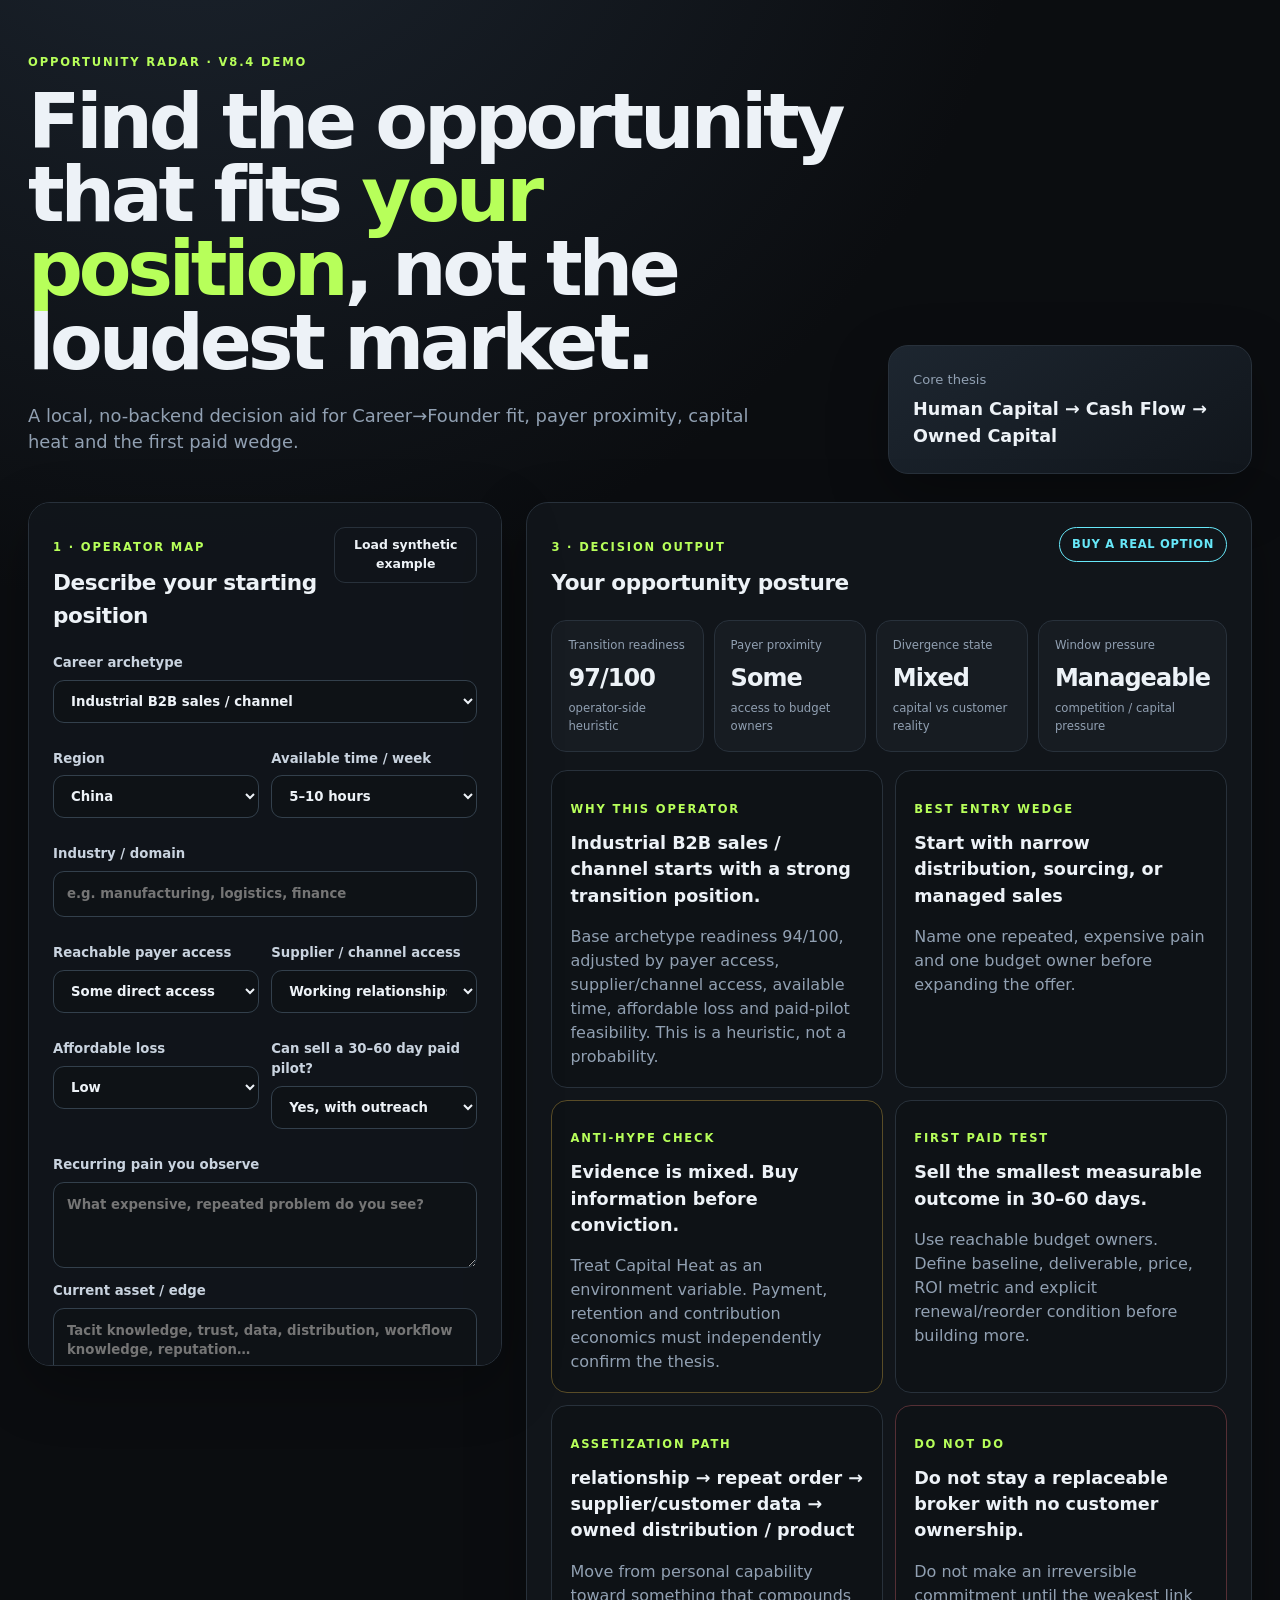
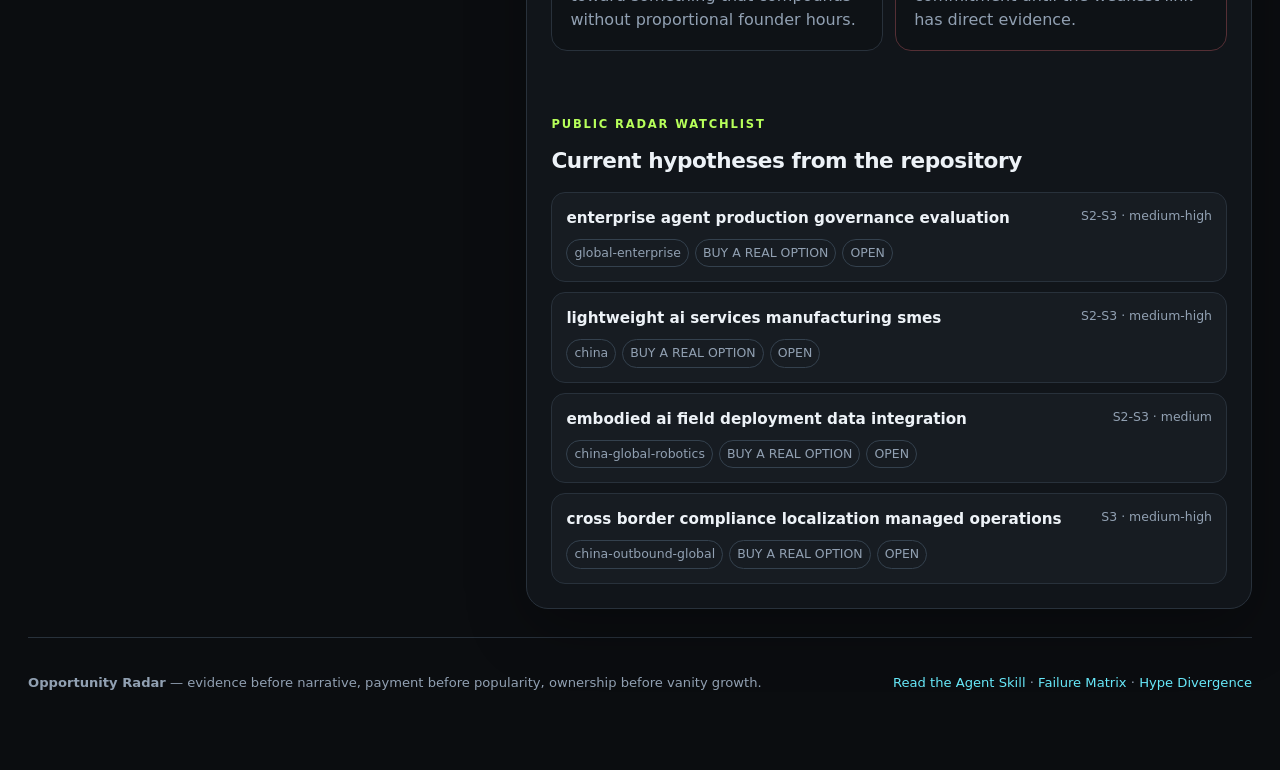
<file: demo/index.html>
<!doctype html>
<html lang="en">
<head>
<meta charset="utf-8"><meta name="viewport" content="width=device-width,initial-scale=1">
<meta name="description" content="Interactive Opportunity Radar — operator-specific opportunity discovery demo.">
<title>Opportunity Radar — Interactive Demo</title>
<link rel="stylesheet" href="./styles.css">
</head>
<body>
<main class="shell">
<header class="hero">
<div><p class="eyebrow">OPPORTUNITY RADAR · v8.4 DEMO</p><h1>Find the opportunity that fits <em>your position</em>, not the loudest market.</h1><p class="lede">A local, no-backend decision aid for Career→Founder fit, payer proximity, capital heat and the first paid wedge.</p></div>
<div class="hero-card"><span>Core thesis</span><strong>Human Capital → Cash Flow → Owned Capital</strong></div>
</header>
<section class="grid">
<form id="radar-form" class="panel form-panel">
<div class="panel-head"><div><p class="kicker">1 · OPERATOR MAP</p><h2>Describe your starting position</h2></div><button type="button" id="example-btn" class="ghost">Load synthetic example</button></div>
<label>Career archetype<select id="career">
<option value="industrial-b2b-sales">Industrial B2B sales / channel</option><option value="industrial-field-service">Industrial field service / maintenance</option><option value="procurement-supply-chain">Procurement / supply chain</option><option value="ecommerce-operator">E-commerce operator</option><option value="domain-operator-ai">Domain operator + AI</option><option value="automation-integrator">Automation / systems integrator</option><option value="cross-border-operator">Export / cross-border operator</option><option value="growth-operator">Performance marketing / growth</option><option value="quality-engineer">Quality / manufacturing engineer</option><option value="creator">Creator with direct audience</option><option value="product-manager">Product manager</option><option value="ai-engineer">Data / AI engineer</option><option value="software-engineer">Software engineer</option><option value="general-admin">General internal administration</option>
</select></label>
<div class="two"><label>Region<select id="region"><option value="china">China</option><option value="global">Global</option><option value="north-america">North America</option><option value="europe">Europe</option><option value="other">Other</option></select></label><label>Available time / week<select id="time"><option value="5">≤5 hours</option><option value="10" selected>5–10 hours</option><option value="20">10–20 hours</option><option value="40">20+ hours</option></select></label></div>
<label>Industry / domain<input id="industry" placeholder="e.g. manufacturing, logistics, finance"></label>
<div class="two"><label>Reachable payer access<select id="payer"><option value="0">None</option><option value="1">Indirect</option><option value="2" selected>Some direct access</option><option value="3">Weekly direct access</option></select></label><label>Supplier / channel access<select id="supplier"><option value="0">None</option><option value="1">Some awareness</option><option value="2" selected>Working relationships</option><option value="3">Strong access</option></select></label></div>
<div class="two"><label>Affordable loss<select id="loss"><option value="0">Very low</option><option value="1" selected>Low</option><option value="2">Moderate</option><option value="3">High</option></select></label><label>Can sell a 30–60 day paid pilot?<select id="pilot"><option value="0">No clear path</option><option value="1">Maybe</option><option value="2" selected>Yes, with outreach</option><option value="3">Yes, to known prospects</option></select></label></div>
<label>Recurring pain you observe<textarea id="pain" rows="3" placeholder="What expensive, repeated problem do you see?"></textarea></label>
<label>Current asset / edge<textarea id="edge" rows="3" placeholder="Tacit knowledge, trust, data, distribution, workflow knowledge, reputation…"></textarea></label>
<div class="panel-head compact"><div><p class="kicker">2 · MARKET REALITY</p><h2>Separate capital heat from customer truth</h2></div></div>
<div class="two"><label>Capital Heat<select id="capital"><option value="C0">C0 Cold</option><option value="C1">C1 Emerging</option><option value="C2" selected>C2 Building</option><option value="C3">C3 Hot</option><option value="C4">C4 Euphoric</option><option value="C5">C5 Unwinding</option></select></label><label>Capital trend<select id="capital-trend"><option>Rising</option><option selected>Flat</option><option>Falling</option></select></label></div>
<div class="three"><label>Payment<select id="payment"><option value="0">Weak</option><option value="1" selected>Mixed</option><option value="2">Strong</option></select></label><label>Retention<select id="retention"><option value="0">Weak</option><option value="1" selected>Unknown / Mixed</option><option value="2">Strong</option></select></label><label>Contribution economics<select id="economics"><option value="0">Worsening</option><option value="1" selected>Unknown / Flat</option><option value="2">Improving</option></select></label></div>
<button class="primary" type="submit">Run Opportunity Radar</button>
<p class="fine">This demo is heuristic. It does not estimate success probability and does not replace current-market research.</p>
</form>
<section class="panel results-panel">
<div class="panel-head"><div><p class="kicker">3 · DECISION OUTPUT</p><h2>Your opportunity posture</h2></div><span id="verdict" class="badge">READY</span></div>
<div class="metrics"><article><span>Transition readiness</span><strong id="readiness">—</strong><small>operator-side heuristic</small></article><article><span>Payer proximity</span><strong id="payer-score">—</strong><small>access to budget owners</small></article><article><span>Divergence state</span><strong id="divergence">—</strong><small>capital vs customer reality</small></article><article><span>Window pressure</span><strong id="window">—</strong><small>competition / capital pressure</small></article></div>
<div class="decision-stack">
<article class="decision-card"><p class="kicker">WHY THIS OPERATOR</p><h3 id="why-operator">Complete the form and run the radar.</h3><p id="operator-detail"></p></article>
<article class="decision-card"><p class="kicker">BEST ENTRY WEDGE</p><h3 id="wedge">—</h3><p id="wedge-detail"></p></article>
<article class="decision-card alert"><p class="kicker">ANTI-HYPE CHECK</p><h3 id="warning">—</h3><p id="warning-detail"></p></article>
<article class="decision-card"><p class="kicker">FIRST PAID TEST</p><h3 id="pilot-plan">—</h3><p id="pilot-detail"></p></article>
<article class="decision-card"><p class="kicker">ASSETIZATION PATH</p><h3 id="assetization">—</h3><p>Move from personal capability toward something that compounds without proportional founder hours.</p></article>
<article class="decision-card danger"><p class="kicker">DO NOT DO</p><h3 id="dont">—</h3><p id="dont-detail"></p></article>
</div>
<div class="radar-watch"><div class="panel-head compact"><div><p class="kicker">PUBLIC RADAR WATCHLIST</p><h2>Current hypotheses from the repository</h2></div></div><div id="opportunity-list" class="opportunity-list"><p class="fine">Loading radar/opportunities.json…</p></div></div>
</section></section>
<footer><p><strong>Opportunity Radar</strong> — evidence before narrative, payment before popularity, ownership before vanity growth.</p><p><a href="../SKILL.md">Read the Agent Skill</a> · <a href="../cases/failure-backtests/matrix.md">Failure Matrix</a> · <a href="../references/hype-divergence.md">Hype Divergence</a></p></footer>
</main><script src="./app.js"></script></body></html>
</file>
<file: demo/styles.css>
:root{--bg:#0b0d10;--panel:#12161b;--panel2:#171c22;--text:#edf2f7;--muted:#91a0b2;--line:#28313b;--accent:#b7ff5a;--accent2:#67e8f9;--warn:#ffcf5a;--danger:#ff7a7a;--shadow:0 20px 60px rgba(0,0,0,.28)}
*{box-sizing:border-box}html{scroll-behavior:smooth}body{margin:0;background:radial-gradient(circle at 15% -10%,#1d2631 0,transparent 30%),var(--bg);color:var(--text);font-family:Inter,ui-sans-serif,system-ui,-apple-system,BlinkMacSystemFont,"Segoe UI",sans-serif;line-height:1.5}a{color:var(--accent2);text-decoration:none}a:hover{text-decoration:underline}.shell{max-width:1440px;margin:auto;padding:42px 28px 64px}.hero{display:grid;grid-template-columns:minmax(0,1.6fr) minmax(280px,.7fr);gap:28px;align-items:end;margin-bottom:28px}h1{font-size:clamp(2.7rem,6vw,6.2rem);line-height:.96;letter-spacing:-.055em;margin:.18em 0 .3em;max-width:1100px}h1 em{font-style:normal;color:var(--accent)}h2{margin:.15rem 0;font-size:1.35rem;letter-spacing:-.02em}h3{margin:.3rem 0 .5rem;font-size:1.1rem}.eyebrow,.kicker{font-size:.72rem;letter-spacing:.16em;text-transform:uppercase;color:var(--accent);font-weight:800}.lede{max-width:760px;color:var(--muted);font-size:1.12rem}.hero-card{background:linear-gradient(145deg,#1d2630,#11161c);border:1px solid var(--line);padding:24px;border-radius:20px;box-shadow:var(--shadow)}.hero-card span{display:block;color:var(--muted);font-size:.82rem;margin-bottom:7px}.hero-card strong{font-size:1.1rem}.grid{display:grid;grid-template-columns:minmax(390px,.85fr) minmax(0,1.3fr);gap:24px;align-items:start}.panel{background:rgba(18,22,27,.94);border:1px solid var(--line);border-radius:22px;box-shadow:var(--shadow);padding:24px}.form-panel{position:sticky;top:18px;max-height:calc(100vh - 36px);overflow:auto}.panel-head{display:flex;align-items:flex-start;justify-content:space-between;gap:16px;margin-bottom:18px}.panel-head.compact{margin-top:22px;margin-bottom:12px}label{display:flex;flex-direction:column;gap:7px;font-size:.83rem;font-weight:700;color:#c9d3df;margin:13px 0}input,select,textarea{width:100%;border:1px solid #33404c;background:#0e1216;color:var(--text);border-radius:11px;padding:12px 13px;font:inherit;outline:none}input:focus,select:focus,textarea:focus{border-color:var(--accent2);box-shadow:0 0 0 3px rgba(103,232,249,.08)}textarea{resize:vertical}.two,.three{display:grid;grid-template-columns:repeat(2,1fr);gap:12px}.three{grid-template-columns:repeat(3,1fr)}button{font:inherit;cursor:pointer;border-radius:11px;padding:12px 15px;font-weight:800}.primary{width:100%;margin-top:18px;border:0;background:var(--accent);color:#10150b}.primary:hover{filter:brightness(1.04)}.ghost{border:1px solid var(--line);background:transparent;color:var(--text);padding:8px 10px;font-size:.78rem}.fine{color:var(--muted);font-size:.78rem}.badge{border:1px solid var(--line);border-radius:999px;padding:8px 12px;font-size:.72rem;font-weight:900;letter-spacing:.06em}.badge.start{border-color:var(--accent);color:var(--accent)}.badge.option{border-color:var(--accent2);color:var(--accent2)}.badge.watch{border-color:var(--warn);color:var(--warn)}.badge.reject{border-color:var(--danger);color:var(--danger)}.metrics{display:grid;grid-template-columns:repeat(4,1fr);gap:10px;margin-bottom:18px}.metrics article{background:var(--panel2);border:1px solid var(--line);padding:16px;border-radius:15px}.metrics span,.metrics small{display:block;color:var(--muted);font-size:.73rem}.metrics strong{display:block;font-size:1.5rem;margin:.3rem 0;letter-spacing:-.04em}.decision-stack{display:grid;grid-template-columns:repeat(2,minmax(0,1fr));gap:12px}.decision-card{border:1px solid var(--line);background:#0e1216;border-radius:16px;padding:18px;min-height:150px}.decision-card p:last-child{color:var(--muted);margin-bottom:0}.decision-card.alert{border-color:#594c27}.decision-card.danger{border-color:#552f35}.radar-watch{margin-top:24px;padding-top:8px}.opportunity-list{display:grid;gap:10px}.opportunity{border:1px solid var(--line);border-radius:14px;padding:14px;background:var(--panel2)}.opportunity .row{display:flex;justify-content:space-between;gap:10px}.opportunity strong{font-size:.95rem}.opportunity span{color:var(--muted);font-size:.78rem}.chips{display:flex;gap:6px;flex-wrap:wrap;margin-top:9px}.chip{font-size:.7rem;border:1px solid #34414e;border-radius:999px;padding:4px 7px;color:#b9c7d5}footer{display:flex;justify-content:space-between;gap:24px;border-top:1px solid var(--line);margin-top:28px;padding-top:22px;color:var(--muted);font-size:.82rem}@media(max-width:980px){.hero,.grid{grid-template-columns:1fr}.form-panel{position:static;max-height:none}.metrics{grid-template-columns:repeat(2,1fr)}}@media(max-width:620px){.shell{padding:24px 14px 40px}.two,.three,.decision-stack,.metrics{grid-template-columns:1fr}.hero{gap:16px}footer{flex-direction:column}}
</file>
